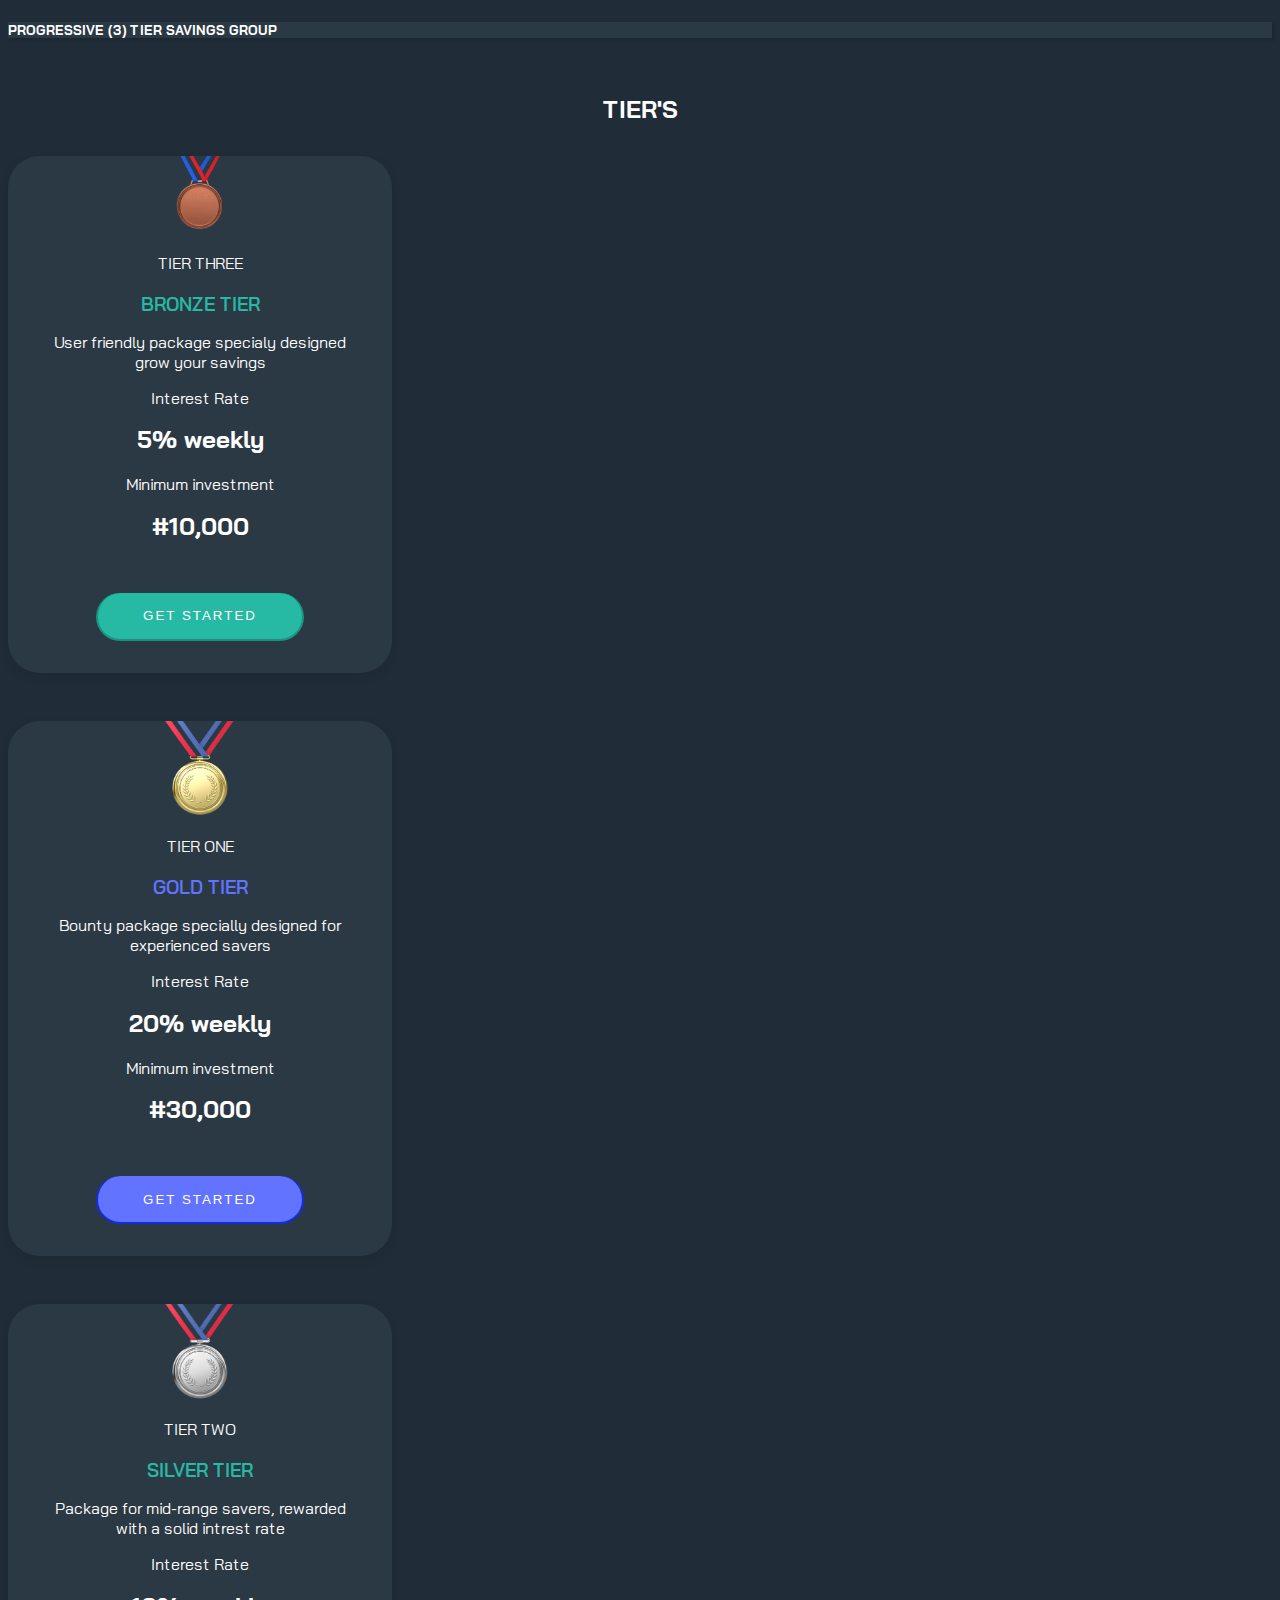
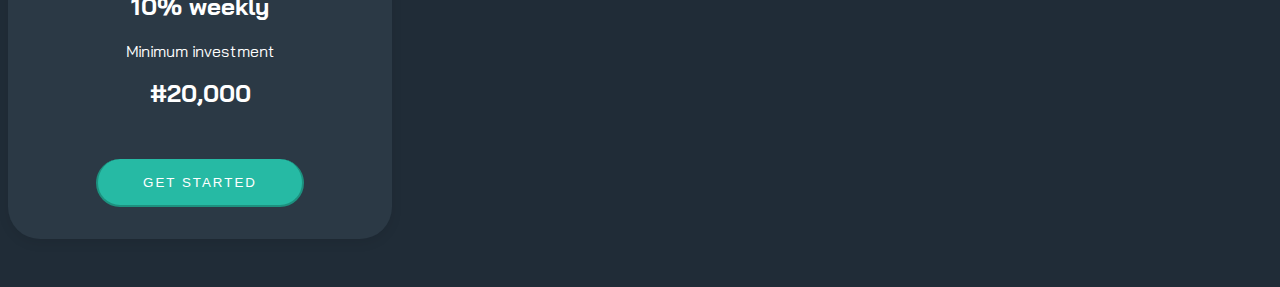
<file: index.html>
<!DOCTYPE html>
<html lang="en">

<head>
    <meta charset="UTF-8">
    <meta http-equiv="X-UA-Compatible" content="IE=edge">
    <meta name="viewport" content="width=device-width, initial-scale=1.0">
    <link href="https://cdn.jsdelivr.net/npm/bootstrap@5.1.3/dist/css/bootstrap.min.css" rel="stylesheet" integrity="sha384-1BmE4kWBq78iYhFldvKuhfTAU6auU8tT94WrHftjDbrCEXSU1oBoqyl2QvZ6jIW3" crossorigin="anonymous">
    <link rel="stylesheet" href="https://cdnjs.cloudflare.com/ajax/libs/font-awesome/6.2.0/css/all.min.css" integrity="sha512-xh6O/CkQoPOWDdYTDqeRdPCVd1SpvCA9XXcUnZS2FmJNp1coAFzvtCN9BmamE+4aHK8yyUHUSCcJHgXloTyT2A==" crossorigin="anonymous" referrerpolicy="no-referrer"
    />
    <link href="https://fonts.googleapis.com/css2?family=Bai+Jamjuree:wght@400;500;600&display=swap" rel="stylesheet">
    <link rel="stylesheet" href="style.css">
    <title>Progressive savings group</title>
</head>

<body>
    <nav class="nav p-4 mb-1 mode">
        <div class="title">
            <h5>PROGRESSIVE (3) TIER SAVINGS GROUP</h5>
        </div>
    </nav>

    <!-- first page section to displat the 3 tiers and proide option to select a tier -->
    <div class="investment-secion" id="investmentSecion">
        <h2 class="sub-title">
            TIER'S
        </h2>
        <div class="container">
            <div class="row tiers">
                <div class="tier-1 col-lg-3 col-md-3 bronze">
                    <img src="./img/bronze_medal_images__6_-removebg-preview.png" class="tier-logo" alt="">
                    <p class="tierNumber">Tier three</p>
                    <h3>Bronze TIER</h3>
                    <P>User friendly package specialy designed grow your savings</P>
                    <p class="label">Interest Rate</p>
                    <h2>
                        5% weekly
                    </h2>
                    <p class="label">Minimum investment</p>
                    <h2>
                        #10,000
                    </h2>
                    <button class="bronze-btn green-btn proceed" id="Bronze"> GET STARTED</button>
                </div>
                <div class="tier-3 col-lg-3 col-md-3 gold">
                    <img src="./img/gold_medal_6168b38454d2ce4b02faf92a4b73e107-removebg-preview.png" class="tier-logo" alt="">
                    <p class="tierNumber">Tier one</p>
                    <h3>GOLD TIER</h3>
                    <P>Bounty package specially designed for experienced savers</P>
                    <p class="label">Interest Rate</p>
                    <h2>
                        20% weekly
                    </h2>
                    <p class="label">Minimum investment</p>
                    <h2>
                        #30,000
                    </h2>
                    <button class="gold-btn proceed" id="Gold"> GET STARTED</button>
                </div>
                <div class="tier-2 col-lg-3 col-md-3 silver">
                    <img src="./img/silver_medalimages__6_-removebg-preview.png" class="tier-logo" alt="">
                    <p class="tierNumber">Tier two</p>
                    <h3>Silver TIER</h3>
                    <P>Package for mid-range savers, rewarded with a solid intrest rate</P>
                    <p class="label">Interest Rate</p>
                    <h2>
                        10% weekly
                    </h2>
                    <p class="label">Minimum investment</p>
                    <h2>
                        #20,000
                    </h2>
                    <button class="silver-btn green-btn proceed" id="Silver"> GET STARTED</button>
                </div>
            </div>
        </div>
    </div>

    <!-- second section to display unique details about the selected tier -->
    <div class="container-fluid investment-zone noDisplay" id="investmentZone">
        <div class="row space-btw">
            <div class=" col-md-6" id="">
                <div class="container investment-section">
                    <div class=" investment-box">
                        <div class="investment-details row">
                            <div class="row-1 col-6">
                                <p><span>Tier Name: </span> <span id="tierName" class="tierName">Gold Tier</span></p>
                                <p> <span>Tier Population:</span> <span id="tPopulation" class="tierName"> 0 </span> </p>
                                <p><span>Investment Period:</span>One week </p>
                                <p><span>Investment Ammount:</span> <span id="ammountInvested" class="tierName"></span></p>

                            </div>
                            <div class="row-2 col-6">
                                <p><span>Tier Total Ballance: </span><span id="tBallance" class="tierName"> #0</span> </p>
                                <p><span>Tier interest rate: </span > <span id="profitRate" class="tierName">20%</span> </p>
                                <p><span>Expected Profit:</span> <span id="profitAmmount" class="tierName">#6,000</span> </p>
                                <p><span>Total Withdrawable Ammount:</span> <span id="ammountWithdrawn" class="tierName"></span> </p>
                            </div>
                        </div>
                        <!-- simple form to collect the investors name and ammount to invest -->
                        <div class="investment-form">
                            <form action="" id="investmentForm">
                                <div class="goBack goBack1" id="goBack">
                                    <i class="fa-solid fa-left-long goBack1" id=""></i>
                                </div>
                                <div class="row space-btw">
                                    <div class="F-name col-12 col-md-7">
                                        <label for="name" class="form-label  label">Full Name</label>
                                        <input type="text" class="form-control" name="investors-name" id="investor">
                                    </div>
                                    <div class="F-ammount col-12 col-md-5">
                                        <label for="Ammount" class="form-label  label">Ammount</label>
                                        <input type="number" class="form-control" name="investment-ammount" id="ammount">
                                    </div>
                                    <div class="col-12 error" id="error">

                                    </div>
                                    <div class="submit-sec">
                                        <button type="submit" id="investBtn" class="col-12 btn submit">INVEST</button>
                                    </div>
                                </div>
                            </form>
                        </div>

                    </div>
                </div>
            </div>

            <!-- section to disply a list of all the investors and provide an option for investment -->
            <div class="investors col-md-5">
                <div class="newEntry newEntry1">
                    <form class="taskEntries">
                        <input class="noDesign investorNameP" placeholder="INVESTOR NAME" id="investorName" readonly="readonly ">
                        <input class="noDesign investedAmmountP" id="investedAmmount " placeholder="AMMOUNT" readonly="readonly ">
                        <input class="noDesign extraWidth" id="investedAmmount " placeholder="" readonly="readonly ">
                    </form>
                </div>

                <!-- empty div designed to collect and display data from displayInvestors function -->
                <div class="newEntry" id="addHere">

                </div>
            </div>

            <script src="script.js "></script>
            <script src="https://cdn.jsdelivr.net/npm/bootstrap@5.1.3/dist/js/bootstrap.bundle.min.js " integrity="sha384-ka7Sk0Gln4gmtz2MlQnikT1wXgYsOg+OMhuP+IlRH9sENBO0LRn5q+8nbTov4+1p " crossorigin="anonymous "></script>
</body>

</html>
</file>
<file: style.css>
:root {
    --lightMode-component: hsl(0, 0%, 100%);
    --lightMode-text: hsl(200, 15%, 8%);
    --lightMode-input: hsl(0, 0%, 52%);
    --lightMode-Background: hsl(0, 0%, 98%);
    --DarkMode-component: hsl(209, 23%, 22%);
    --DarkMode-text: hsl(0, 0%, 100%);
    --DarkMode-input: hsl(0, 0%, 52%);
    --DarkMode-Background: hsl(207, 26%, 17%);
}

body {
    background-color: var(--DarkMode-Background) !important;
    color: var(--DarkMode-text) !important;
    background-repeat: no-repeat;
    background-size: cover;
    font-family: 'Bai Jamjuree', sans-serif;
}

.nav {
    background-color: var(--DarkMode-component) !important;
    color: var(--DarkMode-text) !important;
    box-shadow: rgba(0, 0, 0, 0.15) 2.4px 2.4px 3.2px;
}

.hero-section {
    text-align: center;
    margin-bottom: 2rem;
    padding: 0px;
}

.hero-section p {
    padding: 0 2.5rem;
}

.intro-text {
    border-radius: 50% 50% 50% 50% / 0% 0% 100% 100%;
    background-color: hsl(233, 100%, 69%);
    border: none;
    height: 10rem;
    padding-top: 1rem;
}

.sub-title {
    text-align: center;
    margin-bottom: 2rem;
    margin-top: 3.5rem;
}


/* .intro-img {
    background-color: blue;
    border: none;
    border-radius: 30% 70% 70% 30% / 30% 30% 70% 70%;
    height: 40rem;
    width: 40rem;
    position: relative;
    z-index: -1;
    top: -5rem;
    right: -10rem;
} */

.tiers {
    justify-content: space-around;
}

.tiers h3 {
    text-transform: uppercase;
    margin-bottom: .8rem;
}

.tiers button {
    margin-top: 2rem;
    width: 13rem;
    height: 3rem;
    border-radius: 2rem;
    letter-spacing: 2px;
    color: white;
}

.green-btn {
    background-color: hsl(171, 66%, 44%);
    border: 2px solid hsl(171, 67%, 34%);
    border-top: none;
}

.gold-btn {
    background-color: hsl(233, 100%, 69%);
    border: 2px solid hsl(233, 84%, 48%);
    border-top: none;
}

.gold,
.silver,
.bronze {
    background-color: var(--DarkMode-component) !important;
    color: var(--DarkMode-text) !important;
    border-radius: 2rem;
    padding: 2rem;
    width: 20rem;
    text-align: center;
    margin-bottom: 3rem;
    box-shadow: rgb(0 0 0 / 8%) 0px 4px 12px;
}

.bronze h3,
.silver h3 {
    color: hsl(171, 66%, 44%);
    font-weight: 600;
}

.gold h3 {
    color: hsl(233, 100%, 69%);
    font-weight: 600;
}


/* .silver,
.bronze {
    border: 5px solid hsl(171, 66%, 44%);
    ;
} */

.space-btw {
    justify-content: space-evenly;
}

.tier-logo {
    margin-top: -2rem;
    width: 5rem;
}

.tierNumber {
    margin-bottom: 0px;
    margin-top: .8rem;
    text-transform: uppercase;
}

.label {
    margin-bottom: -.2rem;
    margin-top: 1rem;
}

.investment-section {
    display: flex;
    align-items: center;
    justify-content: center;
}

.investment-box {
    width: 60vw;
    margin-top: 2rem;
}

.investment-details {
    background-color: var(--DarkMode-component) !important;
    color: var(--DarkMode-text) !important;
    box-shadow: rgba(0, 0, 0, 0.15) 2.4px 2.4px 3.2px;
    padding: 2rem;
    border-radius: 2rem;
}

.investment-details p {}

.tierName {
    color: var(--DarkMode-text);
    font-size: 1.2rem !important;
}

.investment-details span {
    color: var(--DarkMode-text);
    margin-right: 1rem;
    font-size: 1rem;
}

.investment-form {
    margin-top: 2rem;
    background-color: var(--DarkMode-component) !important;
    color: var(--DarkMode-text) !important;
    box-shadow: rgba(0, 0, 0, 0.15) 2.4px 2.4px 3.2px;
    padding: 2rem;
    border-radius: 2rem;
    position: relative;
}

.goBack {
    position: absolute;
    background-color: var(--DarkMode-Background);
    box-shadow: rgba(0, 0, 0, 0.15) 2.4px 2.4px 3.2px;
    height: 40px;
    width: 40px;
    text-align: center;
    padding-top: 6px;
    border-radius: 50%;
    right: 20px;
    top: 10px;
    border: 2px solid hsl(233, 100%, 69%);
}

.goBack:hover {
    background-color: hsl(233, 100%, 69%);
}

.form-control {
    width: 100%;
    margin-bottom: .5rem;
    height: 2.5rem;
}

.error p {
    color: #f70940;
}

.submit-sec {
    display: flex;
    justify-content: center;
    align-items: center;
    margin-top: 1rem;
}

#investBtn {
    width: 70%;
    height: 3rem;
    border-radius: 2rem;
    letter-spacing: 2px;
    color: var(--DarkMode-text) !important;
    background-color: hsl(233, 100%, 69%);
    border: 2px solid hsl(233, 84%, 48%);
    border-top: none;
}

.noDisplay {
    display: none;
}

.investors {
    margin-top: 3rem;
}

.newEntry {
    padding: .5rem .8rem;
    border-radius: 1rem;
    margin-bottom: 0.5rem;
}

.newEntry1 {
    background-color: var(--DarkMode-component) !important;
    color: var(--DarkMode-text) !important;
    box-shadow: rgba(0, 0, 0, 0.15) 2.4px 2.4px 3.2px;
}

.taskEntries {
    display: flex;
    justify-content: space-between;
}

.taskEntries2 {
    background-color: var(--DarkMode-component) !important;
    color: var(--DarkMode-text) !important;
    box-shadow: rgba(0, 0, 0, 0.15) 2.4px 2.4px 3.2px;
    margin-bottom: .5rem !important;
    border-radius: .5rem;
}

.investedAmmountP {
    margin-left: -3rem;
}

.extraWidth {
    width: 5rem;
}

.investedAmmountP,
.investorNameP {
    appearance: none;
    border: none;
    outline: none;
}

.investorName {
    width: 60%;
    margin-right: .5rem;
}

.investedAmmount {
    width: 30%;
    margin-right: .5rem;
}

.noDesign {
    appearance: none;
    border: none;
    outline: none;
    background-color: transparent;
    font-size: 1.1rem;
    color: #ffff;
    padding-left: 1rem;
}

.actions button {
    /* height: 3rem;
    margin: .4rem;*/
    padding-left: .8rem;
    padding-right: .8rem;
    padding: .6rem;
    border-radius: .5rem;
    border: 1px solid whitesmoke;
    color: white;
    font-size: .8rem;
    letter-spacing: 1.5px;
    background: linear-gradient(to top left, #5761b2, #1fc5a8);
    font-family: 'Lexend Deca', sans-serif;
}

@media screen and (max-width: 750px) {
    .investment-box {
        width: 98%;
        margin-top: 2rem;
    }
}
</file>
